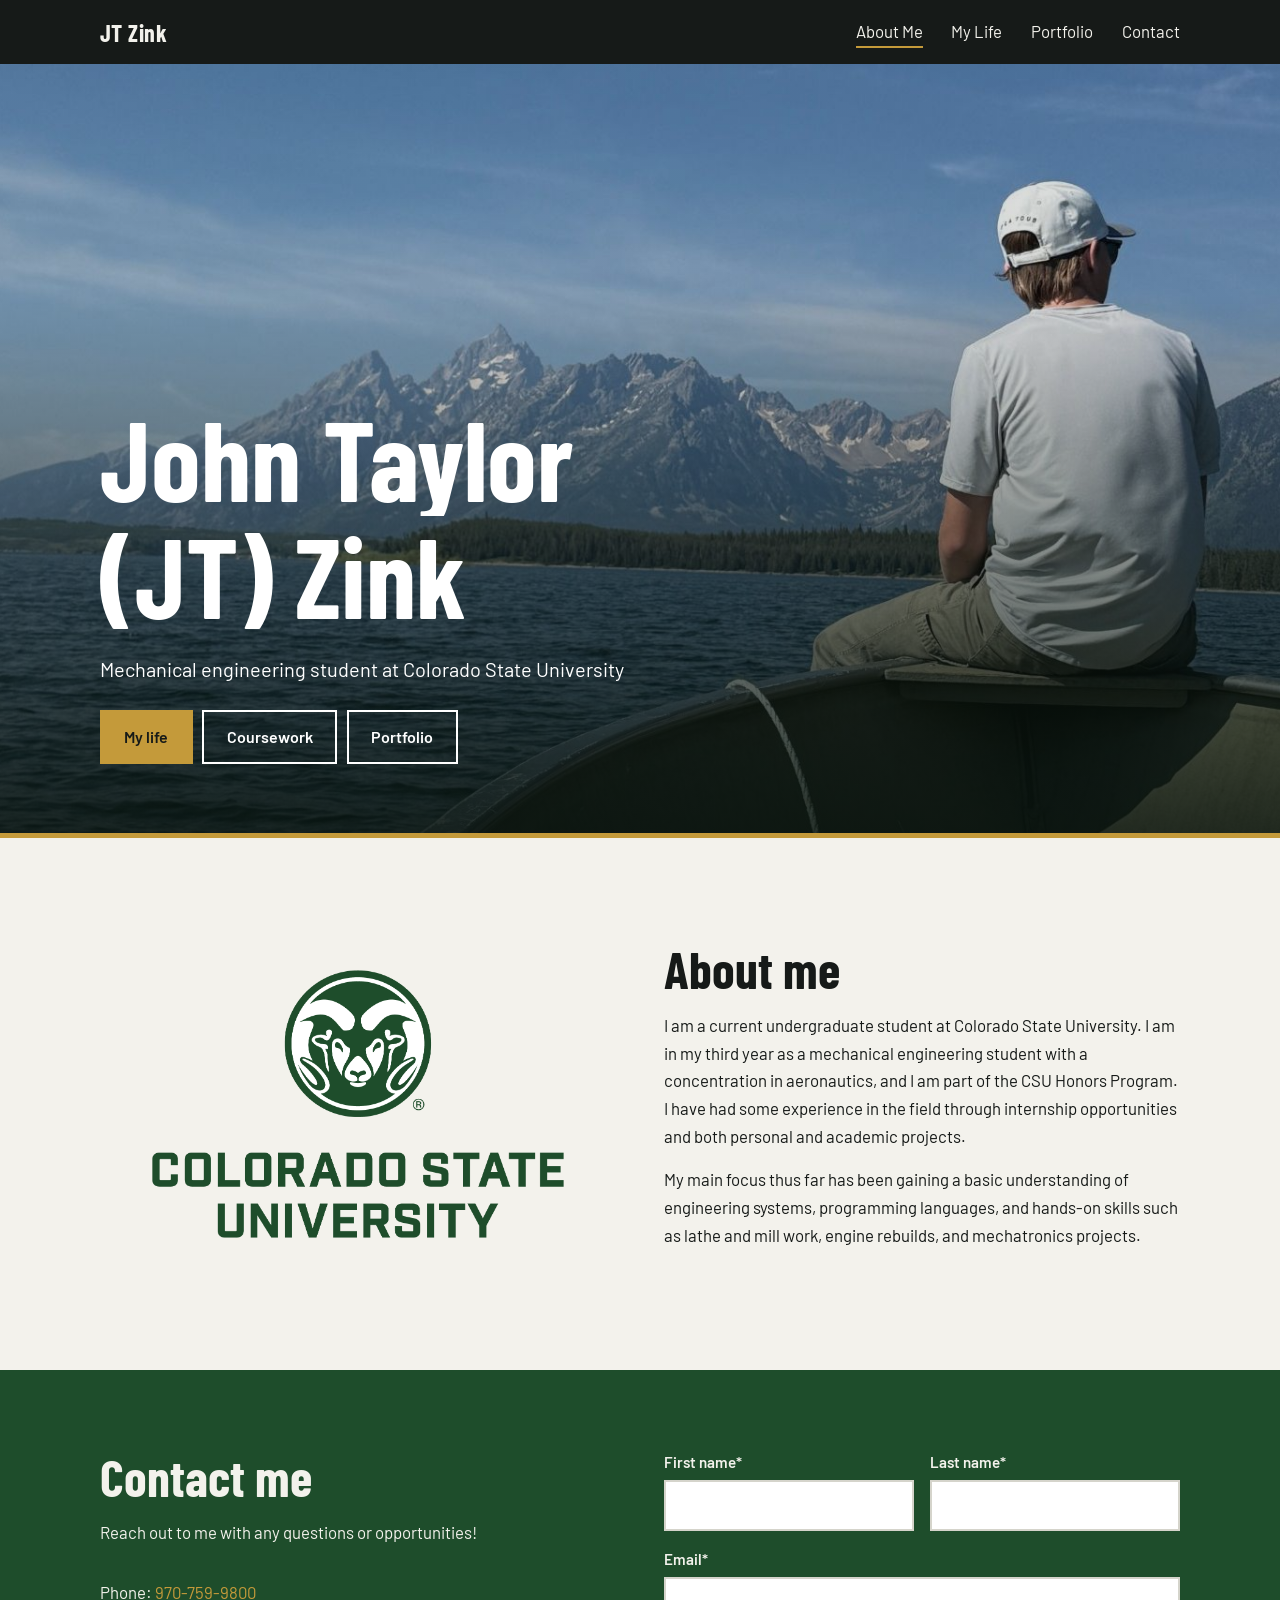
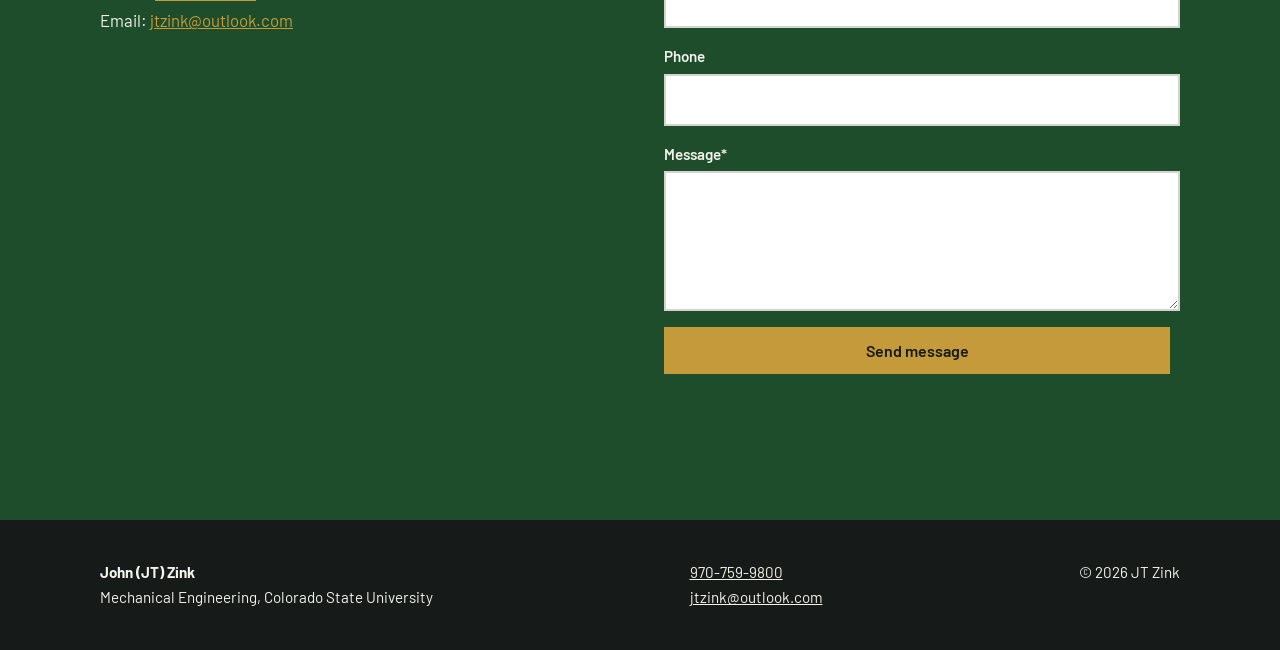
<file: index.html>
<!DOCTYPE html>
<html lang="en">

<head>
    <meta charset="utf-8">
    <meta name="viewport" content="width=device-width,initial-scale=1">
    <title>About Me | JT Zink</title>
    <meta name="description" content="John (JT) Zink, mechanical engineering student at Colorado State University.">
    <link rel="preconnect" href="https://fonts.googleapis.com">
    <link rel="preconnect" href="https://fonts.gstatic.com" crossorigin>
    <link
        href="https://fonts.googleapis.com/css2?family=Barlow:wght@400;600&family=Barlow+Condensed:wght@700&display=swap"
        rel="stylesheet">
    <link rel="icon"
        href="photos/JZlogo.webp">
    <link rel="stylesheet" href="css/style.css">
</head>

<body>
    <header></header>
    <main>
        <div class="hero" style="background-image:url(photos/Tetons.jpg)">
            <div class="wrap">
                <h1 class="name"><span><i>John Taylor</i></span><span><i>(JT) Zink</i></span></h1>
                <p class="tag">Mechanical engineering student at Colorado State University</p>
                <div class="btns"><a class="btn" href="my-life.html">My life</a><a class="btn alt"
                        href="coursework.html">Coursework</a><a class="btn alt" href="portfolio.html">Portfolio</a>
                </div>
            </div>
            <div class="hero-bar"></div>
        </div>
        <div class="btn-strip"><a class="btn" href="my-life.html">My life</a><a class="btn alt"
                href="coursework.html">Coursework</a><a class="btn alt" href="portfolio.html">Portfolio</a></div>
        <section>
            <div class="wrap split">
                <img class="reveal plain" src="photos/CSU.webp" alt="Colorado State University">
                <div class="reveal">
                    <h2>About me</h2>
                    <p>I am a current undergraduate student at Colorado State University. I am in my third year as a
                        mechanical engineering student with a concentration in aeronautics, and I am part of the CSU
                        Honors Program.
                        I have had some experience in the field through internship opportunities and both personal and
                        academic projects.</p>
                    <p>My main focus thus far has been gaining a basic understanding of engineering systems, programming
                        languages, and hands-on skills such as lathe and mill work, engine rebuilds, and mechatronics
                        projects.</p>
                </div>
            </div>
        </section>
        <section class="dark" id="contact">
            <div class="wrap split" style="align-items:start">
                <div class="reveal">
                    <h2>Contact me</h2>
                    <p>Reach out to me with any questions or opportunities!</p>
                    <p style="margin-top:2rem">Phone: <a href="tel:9707599800">970-759-9800</a><br>Email: <a
                            href="mailto:jtzink@outlook.com">jtzink@outlook.com</a></p>
                </div>
                <div class="reveal">
                    <div data-contact></div>
                </div>
            </div>
        </section>
    </main>
    <footer></footer>
    <script src="js/main.js"></script>
</body>

</html>
</file>
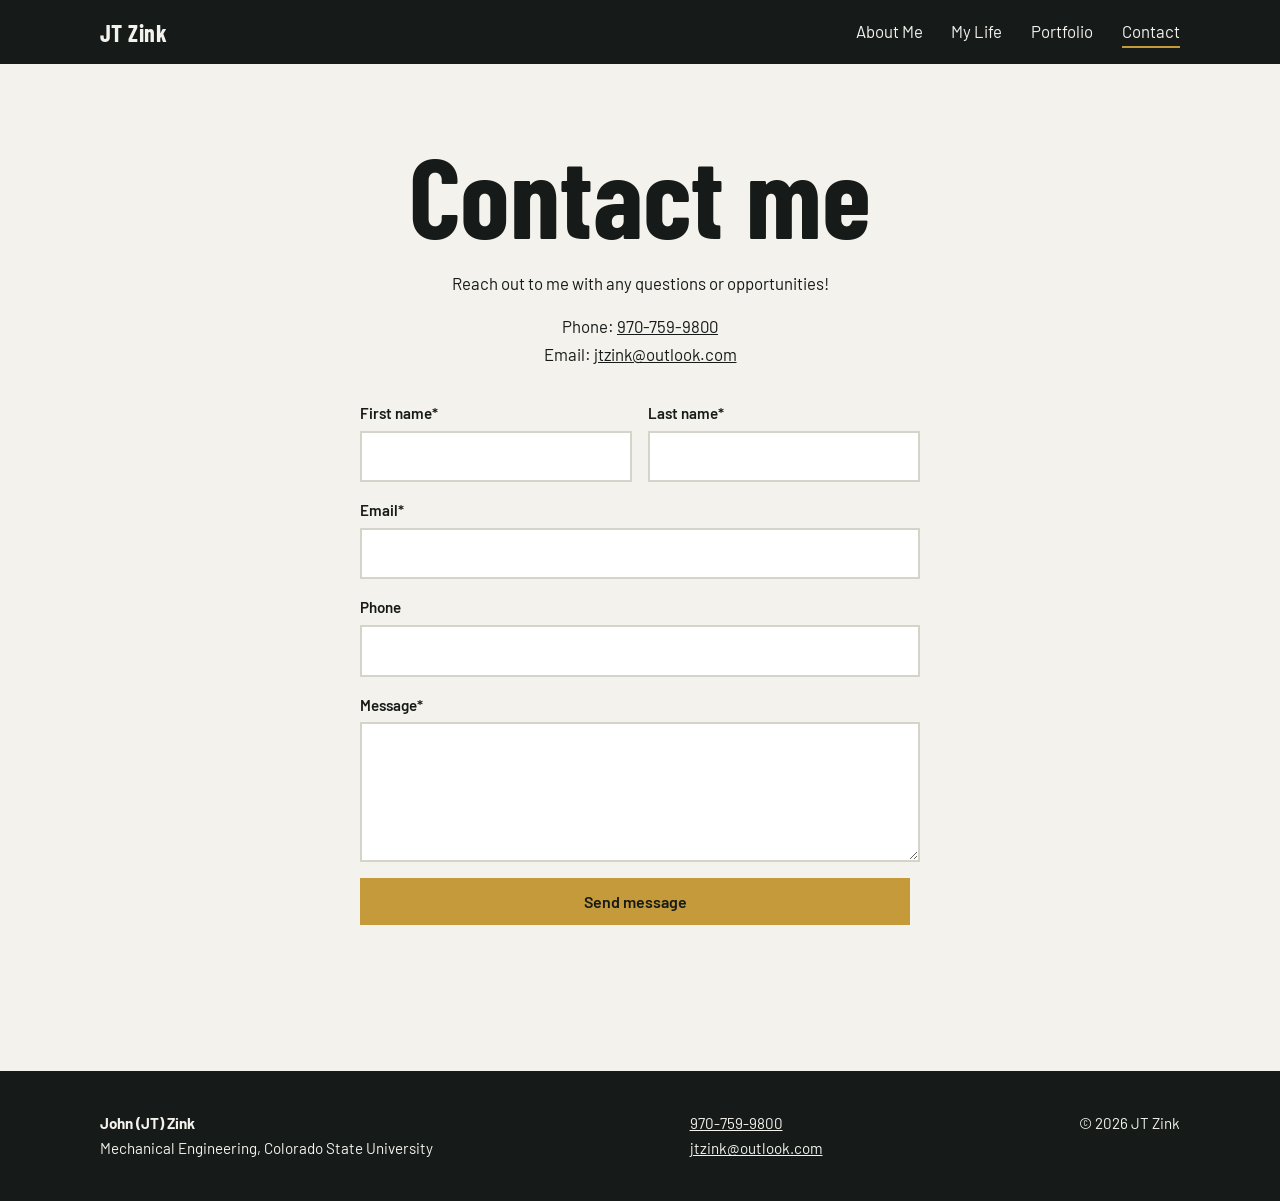
<file: contact.html>
<!DOCTYPE html>
<html lang="en">

<head>
    <meta charset="utf-8">
    <meta name="viewport" content="width=device-width,initial-scale=1">
    <title>Contact | JT Zink</title>
    <meta name="description" content="Contact JT Zink.">
    <link rel="preconnect" href="https://fonts.googleapis.com">
    <link rel="preconnect" href="https://fonts.gstatic.com" crossorigin>
    <link
        href="https://fonts.googleapis.com/css2?family=Barlow:wght@400;600&family=Barlow+Condensed:wght@700&display=swap"
        rel="stylesheet">
    <link rel="icon"
        href="photos/JZlogo.webp">
    <link rel="stylesheet" href="css/style.css">
</head>

<body>
    <header></header>
    <main>
        <div class="wrap center page-title">
            <h1>Contact me</h1>
            <p style="margin-top:1rem">Reach out to me with any questions or opportunities!</p>
            <p>Phone: <a href="tel:9707599800">970-759-9800</a><br>Email: <a
                    href="mailto:jtzink@outlook.com">jtzink@outlook.com</a></p>
        </div>
        <div class="wrap center" style="padding-bottom:5rem">
            <div data-contact></div>
        </div>
    </main>
    <footer></footer>
    <script src="js/main.js"></script>
</body>

</html>
</file>
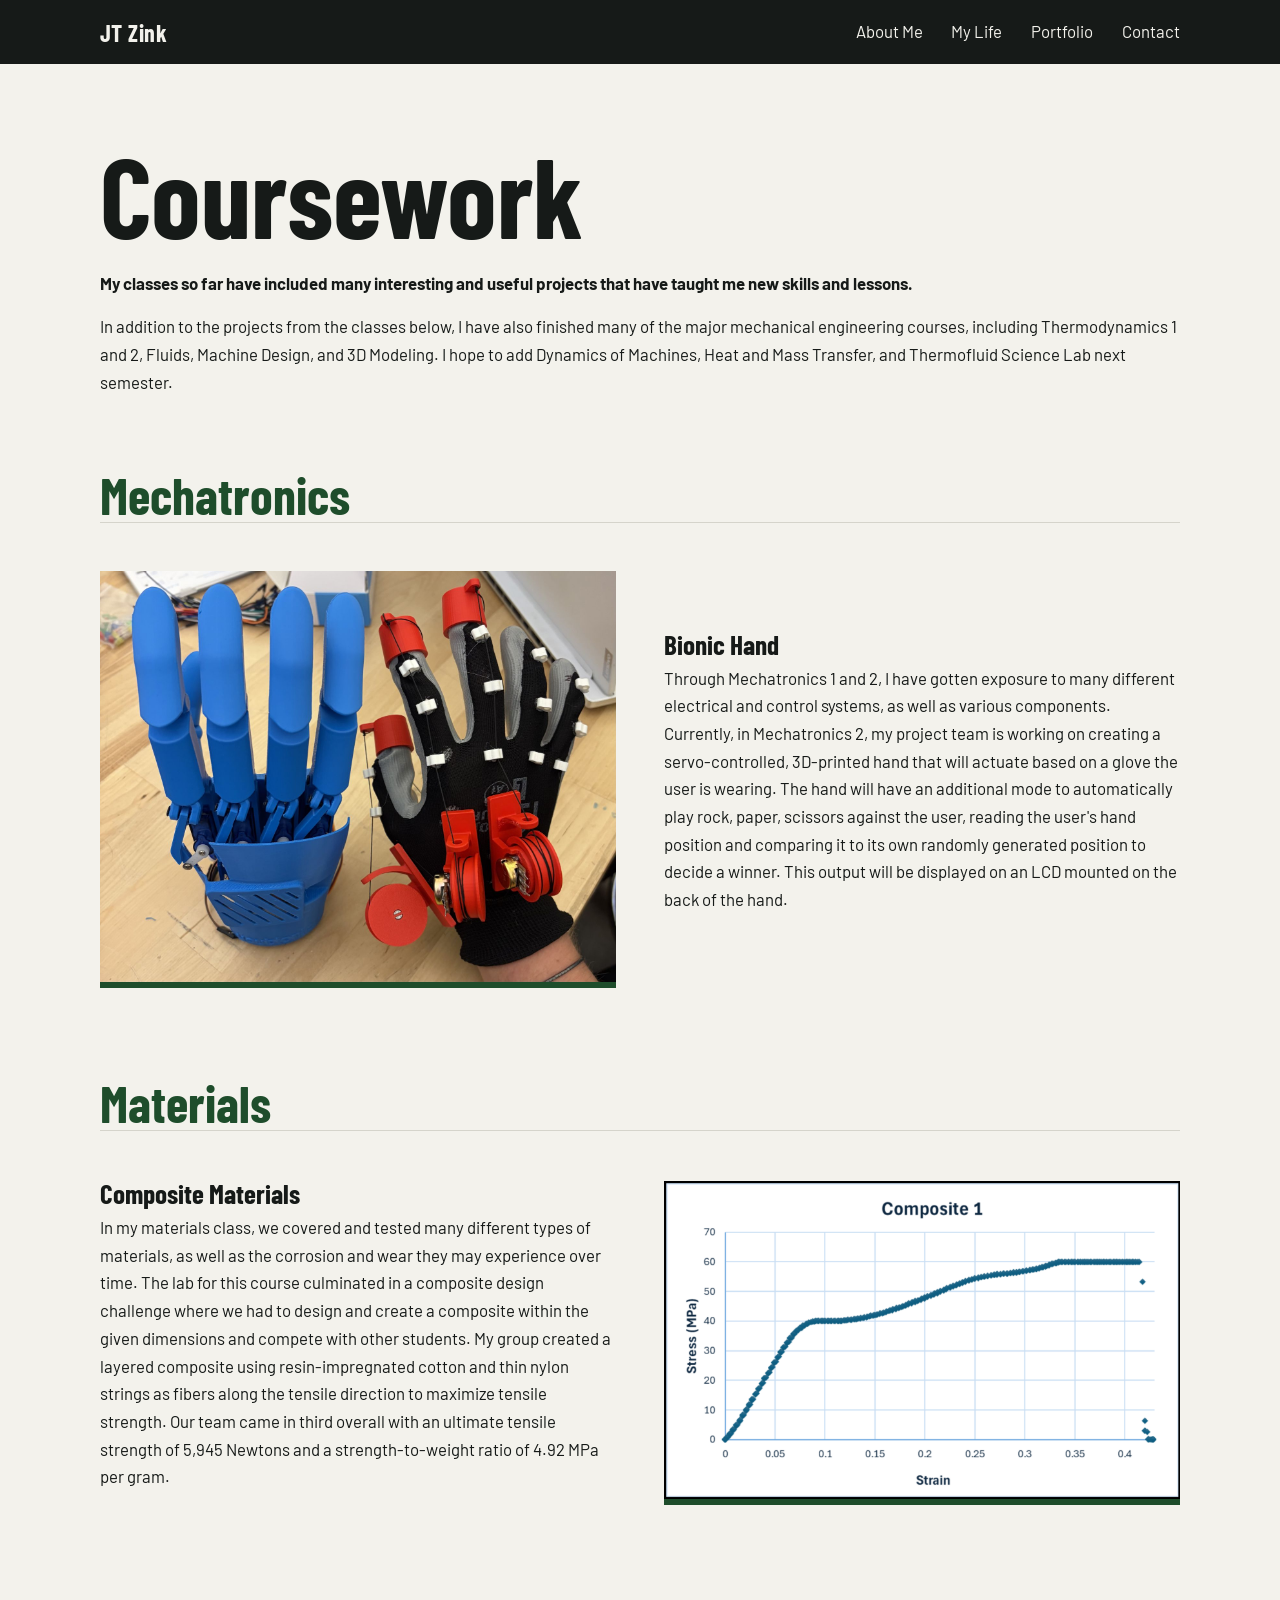
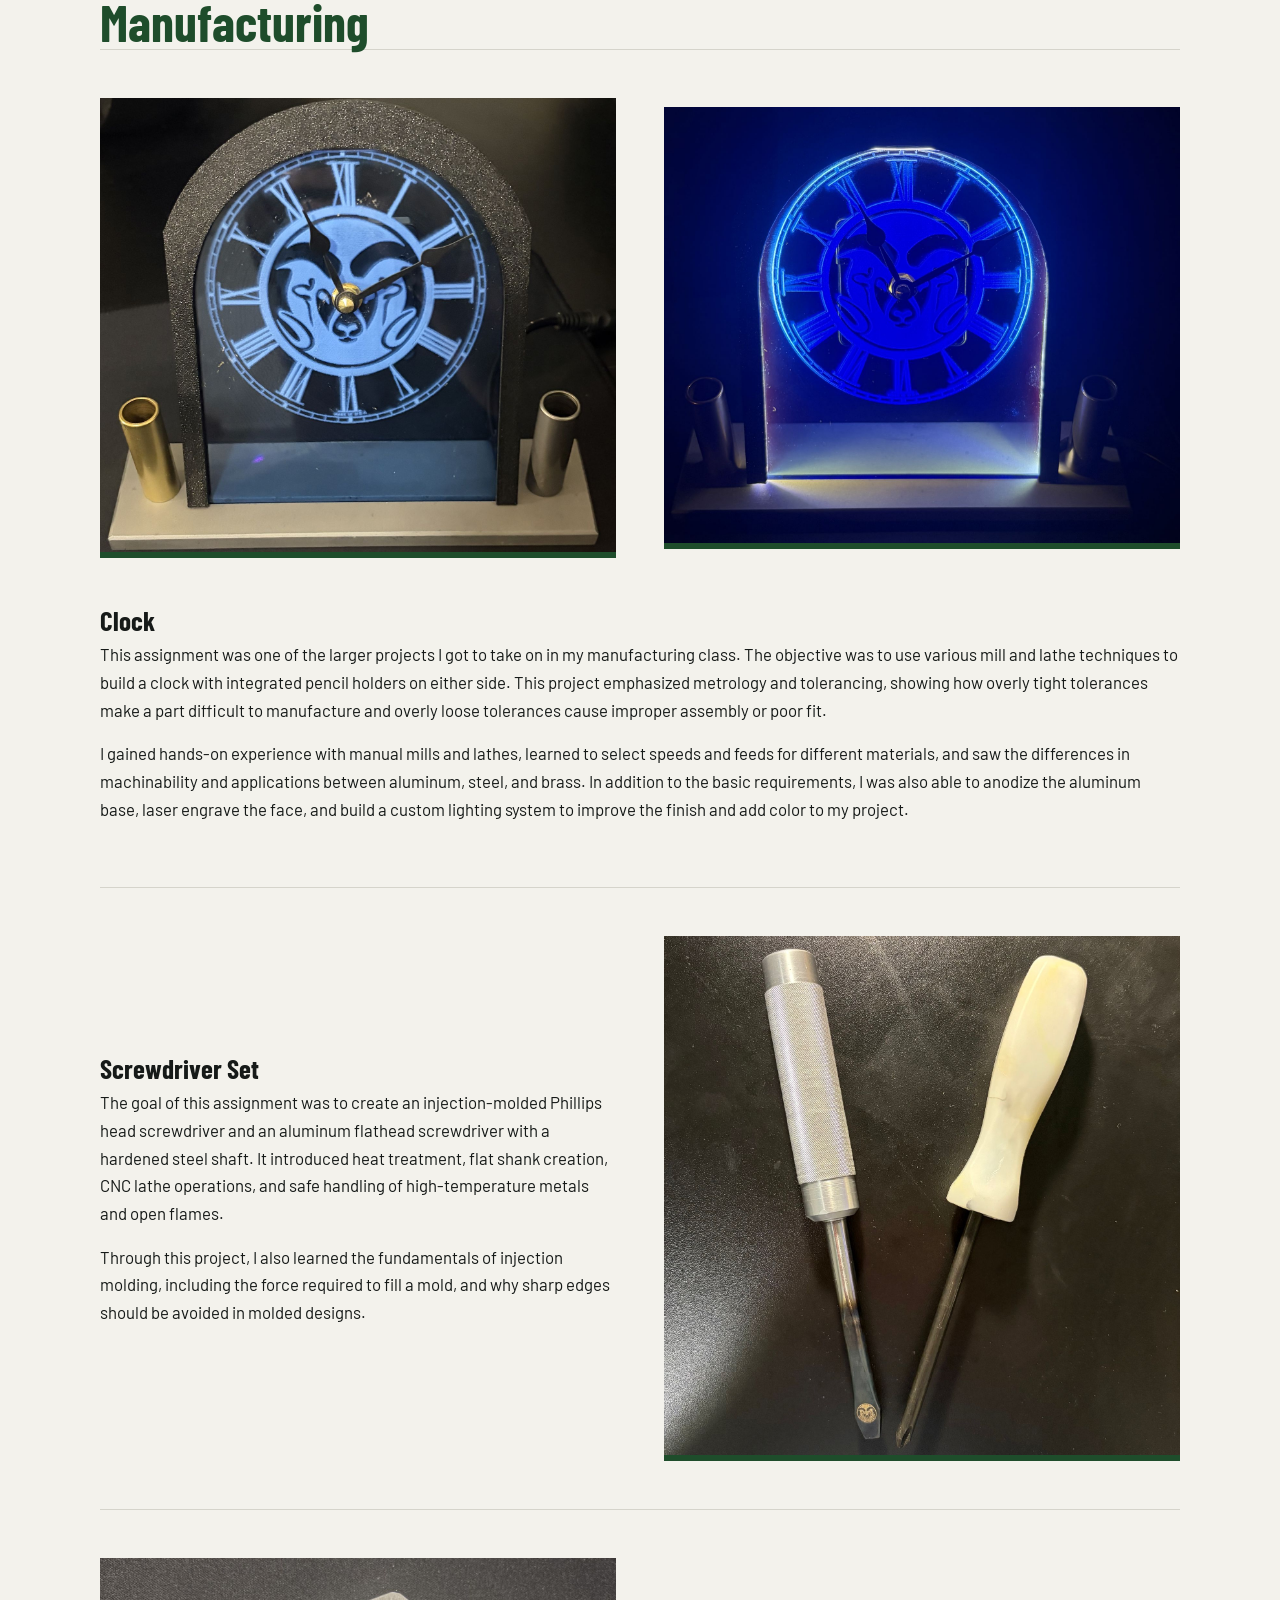
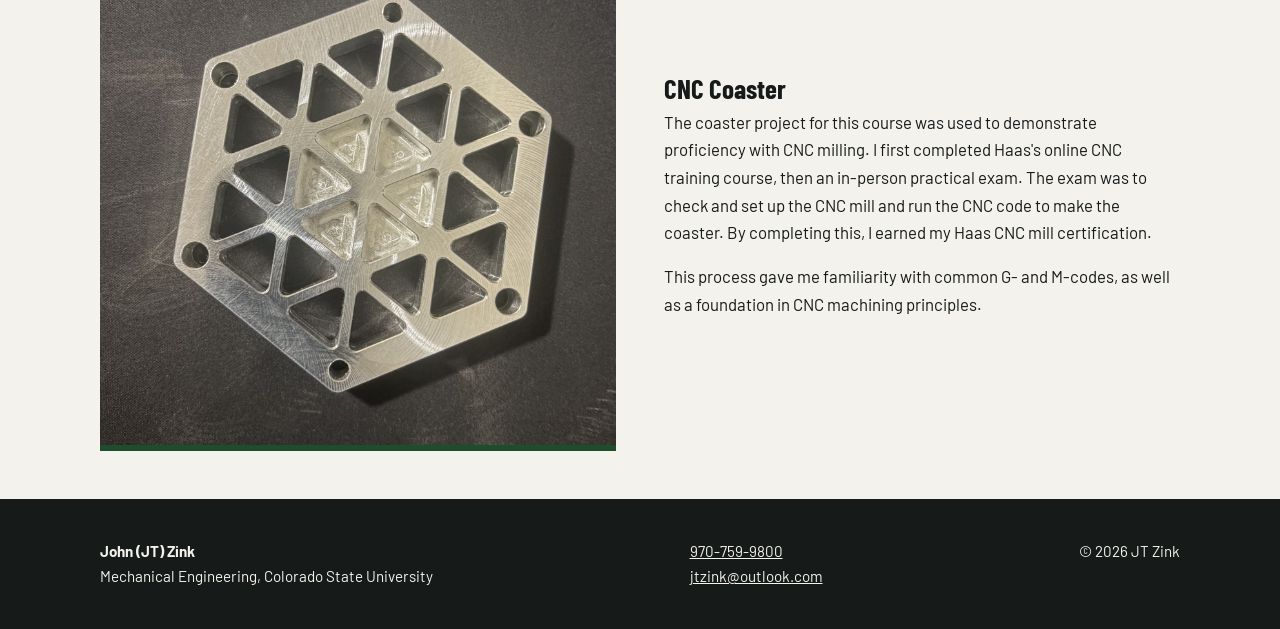
<file: coursework.html>
<!DOCTYPE html>
<html lang="en">

<head>
    <meta charset="utf-8">
    <meta name="viewport" content="width=device-width,initial-scale=1">
    <title>Coursework | JT Zink</title>
    <meta name="description" content="Mechatronics, materials, and manufacturing coursework projects by JT Zink.">
    <link rel="preconnect" href="https://fonts.googleapis.com">
    <link rel="preconnect" href="https://fonts.gstatic.com" crossorigin>
    <link
        href="https://fonts.googleapis.com/css2?family=Barlow:wght@400;600&family=Barlow+Condensed:wght@700&display=swap"
        rel="stylesheet">
    <link rel="icon"
        href="photos/JZlogo.webp">
    <link rel="stylesheet" href="css/style.css">
</head>

<body>
    <header></header>
    <main>
        <div class="wrap page-title">
            <h1>Coursework</h1>
            <p style="margin-top:1rem;font-weight:700;max-width:none">My classes so far have included many interesting
                and useful projects that have taught me new skills and lessons.</p>
            <p style="max-width:none">In addition to the projects from the classes below, I have also finished many of
                the major mechanical engineering courses, including Thermodynamics 1 and 2, Fluids, Machine Design, and
                3D Modeling. I hope to add Dynamics of Machines, Heat and Mass Transfer, and Thermofluid Science Lab
                next semester.</p>
        </div>

        <div class="wrap">
            <h2 class="course">Mechatronics</h2>
        </div>
        <div class="wrap">
            <div class="item split reveal"><img src="photos/BionicHand.jpg" alt="Bionic Hand" loading="lazy">
                <div>
                    <h3>Bionic Hand</h3>
                    <p>Through Mechatronics 1 and 2, I have gotten exposure to many different electrical and control
                        systems, as well as various components. Currently, in Mechatronics 2, my project team is working
                        on creating a servo-controlled, 3D-printed hand that will actuate based on a glove the user is
                        wearing. The hand will have an additional mode to automatically play rock, paper, scissors
                        against the user, reading the user's hand position and comparing it to its own randomly
                        generated position to decide a winner. This output will be displayed on an LCD mounted on the
                        back of the hand.</p>
                </div>
            </div>
        </div>

        <div class="wrap">
            <h2 class="course">Materials</h2>
        </div>
        <div class="wrap">
            <div class="item split flip reveal"><img src="photos/StressStrain.png" alt="Stress-Strain Results"
                    loading="lazy">
                <div>
                    <h3>Composite Materials</h3>
                    <p>In my materials class, we covered and tested many different types of materials, as well as the
                        corrosion and wear they may experience over time. The lab for this course culminated in a
                        composite design challenge where we had to design and create a composite within the given
                        dimensions and compete with other students. My group created a layered composite using
                        resin-impregnated cotton and thin nylon strings as fibers along the tensile direction to
                        maximize tensile strength. Our team came in third overall with an ultimate tensile strength of
                        5,945 Newtons and a strength-to-weight ratio of 4.92 MPa per gram.</p>
                </div>
            </div>
        </div>

        <div class="wrap">
            <h2 class="course">Manufacturing</h2>
        </div>
        <div class="wrap">
            <div class="item split reveal"><img src="photos/ClockUnlit.jpg" alt="Machined clock, unlit"
                    loading="lazy"><img src="photos/ClockLit.jpg" alt="Machined clock, lit" loading="lazy">
                <div class="span">
                    <h3>Clock</h3>
                    <p>This assignment was one of the larger projects I got to take on in my manufacturing class. The
                        objective was to use various mill and lathe techniques to build a clock with integrated pencil
                        holders on either side. This project emphasized metrology and tolerancing, showing how overly
                        tight tolerances make a part difficult to manufacture and overly loose tolerances cause improper
                        assembly or poor fit.</p>
                    <p>I gained hands-on experience with manual mills and lathes, learned to select speeds and feeds for
                        different materials, and saw the differences in machinability and applications between aluminum,
                        steel, and brass. In addition to the basic requirements, I was also able to anodize the aluminum
                        base, laser engrave the face, and build a custom lighting system to improve the finish and add
                        color to my project.</p>
                </div>
            </div>
            <div class="item split flip reveal"><img src="photos/Screwdrivers.jpeg" alt="Screwdriver set"
                    loading="lazy">
                <div>
                    <h3>Screwdriver Set</h3>
                    <p>The goal of this assignment was to create an injection-molded Phillips head screwdriver and an
                        aluminum flathead screwdriver with a hardened steel shaft. It introduced heat treatment, flat
                        shank creation, CNC lathe operations, and safe handling of high-temperature metals and open
                        flames.</p>
                    <p>Through this project, I also learned the fundamentals of injection molding, including the force
                        required to fill a mold, and why sharp edges should be avoided in molded designs.</p>
                </div>
            </div>
            <div class="item split reveal"><img src="photos/Coaster2.jpg" alt="CNC machined coaster" loading="lazy">
                <div>
                    <h3>CNC Coaster</h3>
                    <p>The coaster project for this course was used to demonstrate proficiency with CNC milling. I first
                        completed Haas's online CNC training course, then an in-person practical exam. The exam was to
                        check and set up the CNC mill and run the CNC code to make the coaster. By completing this, I
                        earned my Haas CNC mill certification.</p>
                    <p>This process gave me familiarity with common G- and M-codes, as well as a foundation in CNC
                        machining principles.</p>
                </div>
            </div>
        </div>
    </main>
    <footer></footer>
    <script src="js/main.js"></script>
</body>

</html>
</file>
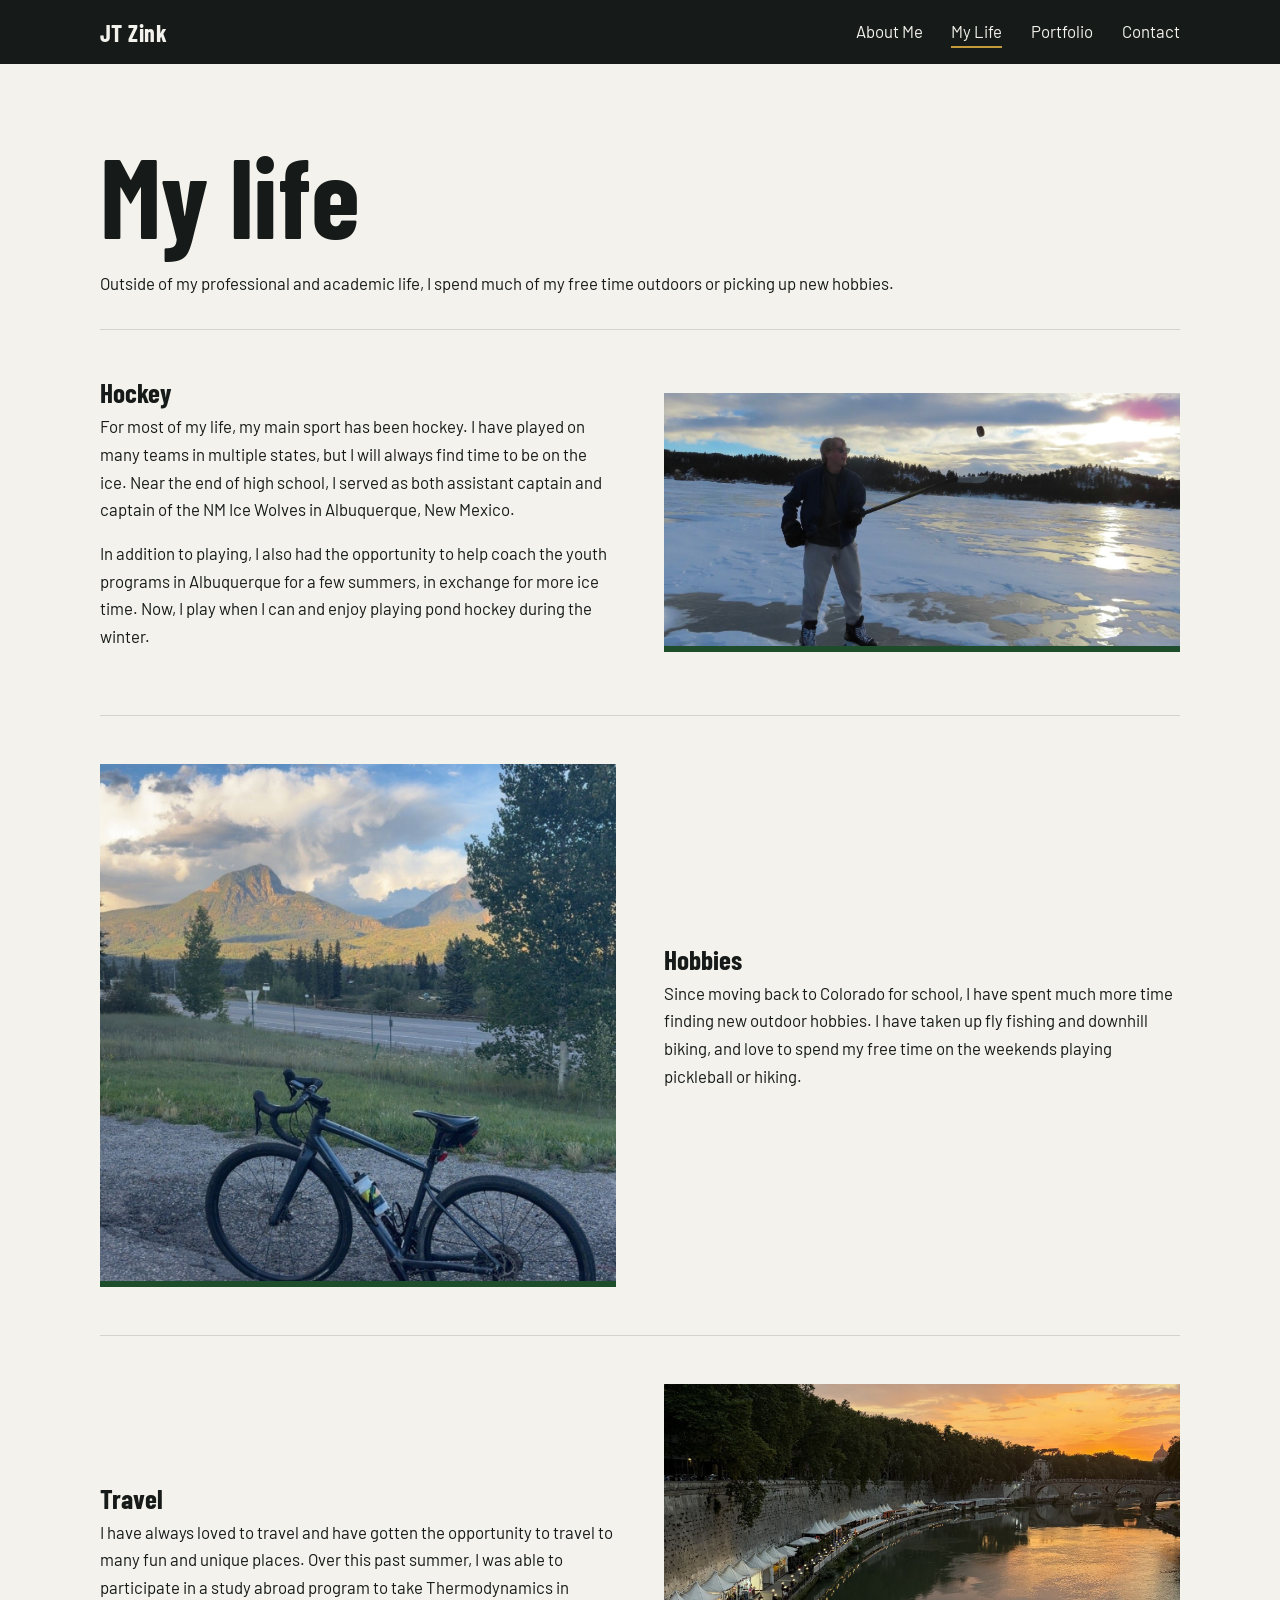
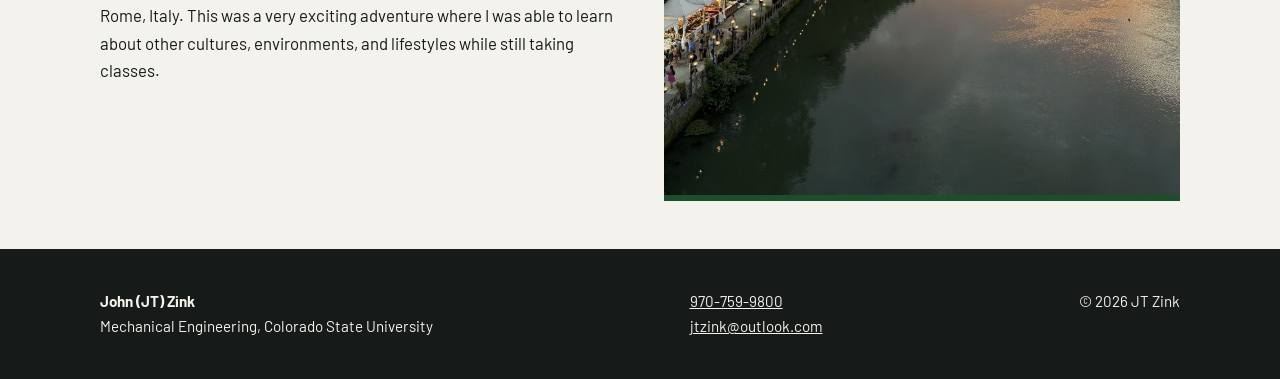
<file: my-life.html>
<!DOCTYPE html>
<html lang="en">

<head>
    <meta charset="utf-8">
    <meta name="viewport" content="width=device-width,initial-scale=1">
    <title>My Life | JT Zink</title>
    <meta name="description" content="Hockey, outdoor hobbies, and travel: life outside of engineering for JT Zink.">
    <link rel="preconnect" href="https://fonts.googleapis.com">
    <link rel="preconnect" href="https://fonts.gstatic.com" crossorigin>
    <link
        href="https://fonts.googleapis.com/css2?family=Barlow:wght@400;600&family=Barlow+Condensed:wght@700&display=swap"
        rel="stylesheet">
    <link rel="icon"
        href="photos/JZlogo.webp">
    <link rel="stylesheet" href="css/style.css">
</head>

<body>
    <header></header>
    <main>
        <div class="wrap page-title">
            <h1>My life</h1>
            <p style="margin-top:1rem;max-width:none">Outside of my professional and academic life, I spend much of my
                free time outdoors or picking up new hobbies.</p>
        </div>
        <div class="wrap">
            <div class="item split reveal">
                <div>
                    <h3>Hockey</h3>
                    <p>For most of my life, my main sport has been hockey. I have played on many teams in multiple
                        states, but I will always find time to be on the ice. Near the end of high school, I served as
                        both assistant captain and captain of the NM Ice Wolves in Albuquerque, New Mexico.</p>
                    <p>In addition to playing, I also had the opportunity to help coach the youth programs in Albuquerque 
                        for a few summers, in exchange for more ice time. Now, I play when I can and enjoy playing pond 
                        hockey during the winter.</p>
                </div><img src="photos/PondHockey.jpg" alt="Pond hockey" loading="lazy">
            </div>
            <div class="item split flip reveal">
                <div>
                    <h3>Hobbies</h3>
                    <p>Since moving back to Colorado for school, I have spent much more time finding new outdoor
                        hobbies. I have taken up fly fishing and downhill biking, and love to spend my free time on the
                        weekends playing pickleball or hiking.</p>
                </div><img src="photos/PurgBike.JPG" alt="Downhill biking" loading="lazy">
            </div>
            <div class="item split reveal">
                <div>
                    <h3>Travel</h3>
                    <p>I have always loved to travel and have gotten the opportunity to travel to many fun and unique
                        places. Over this past summer, I was able to participate in a study abroad program to take
                        Thermodynamics in Rome, Italy. This was a very exciting adventure where I was able to learn
                        about other cultures, environments, and lifestyles while still taking classes.</p>
                </div><img src="photos/TrestevereRiver.jpg" alt="Trastevere River in Rome, Italy" loading="lazy">
            </div>
        </div>
    </main>
    <footer></footer>
    <script src="js/main.js"></script>
</body>

</html>
</file>
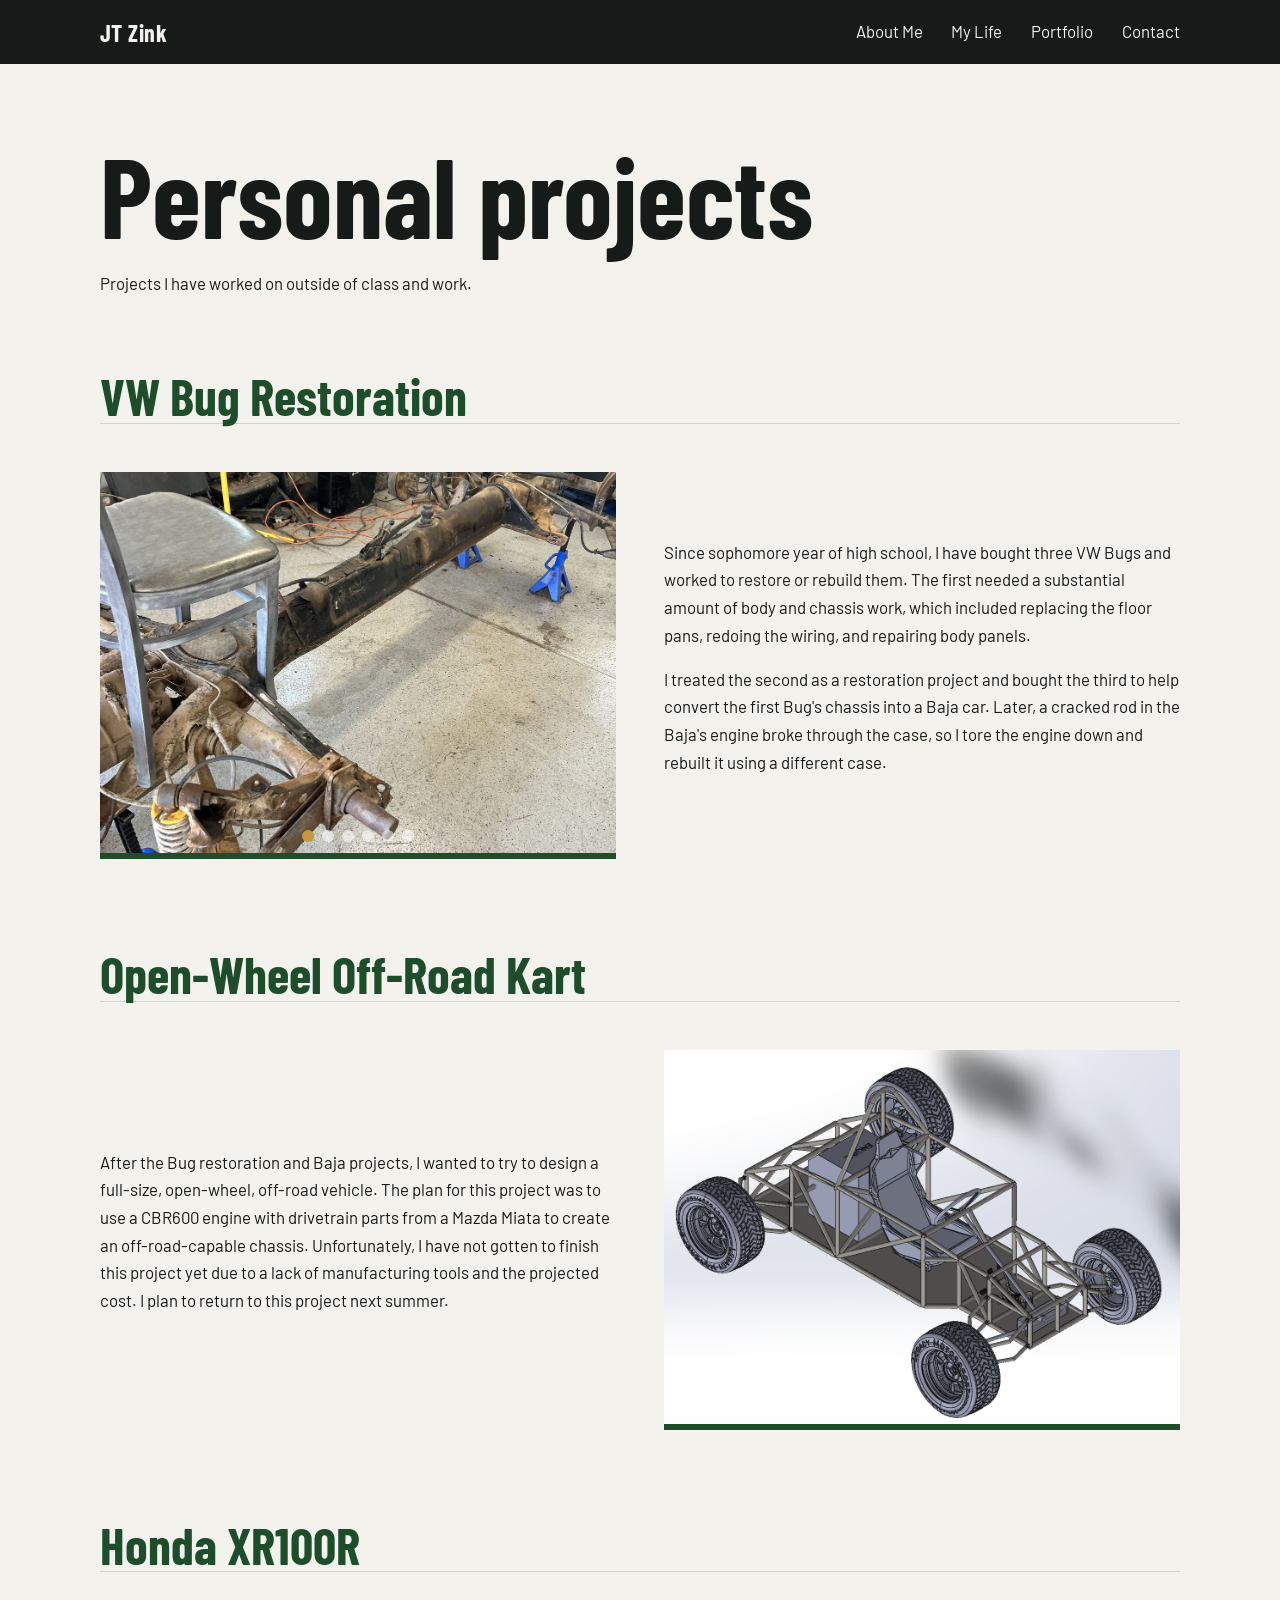
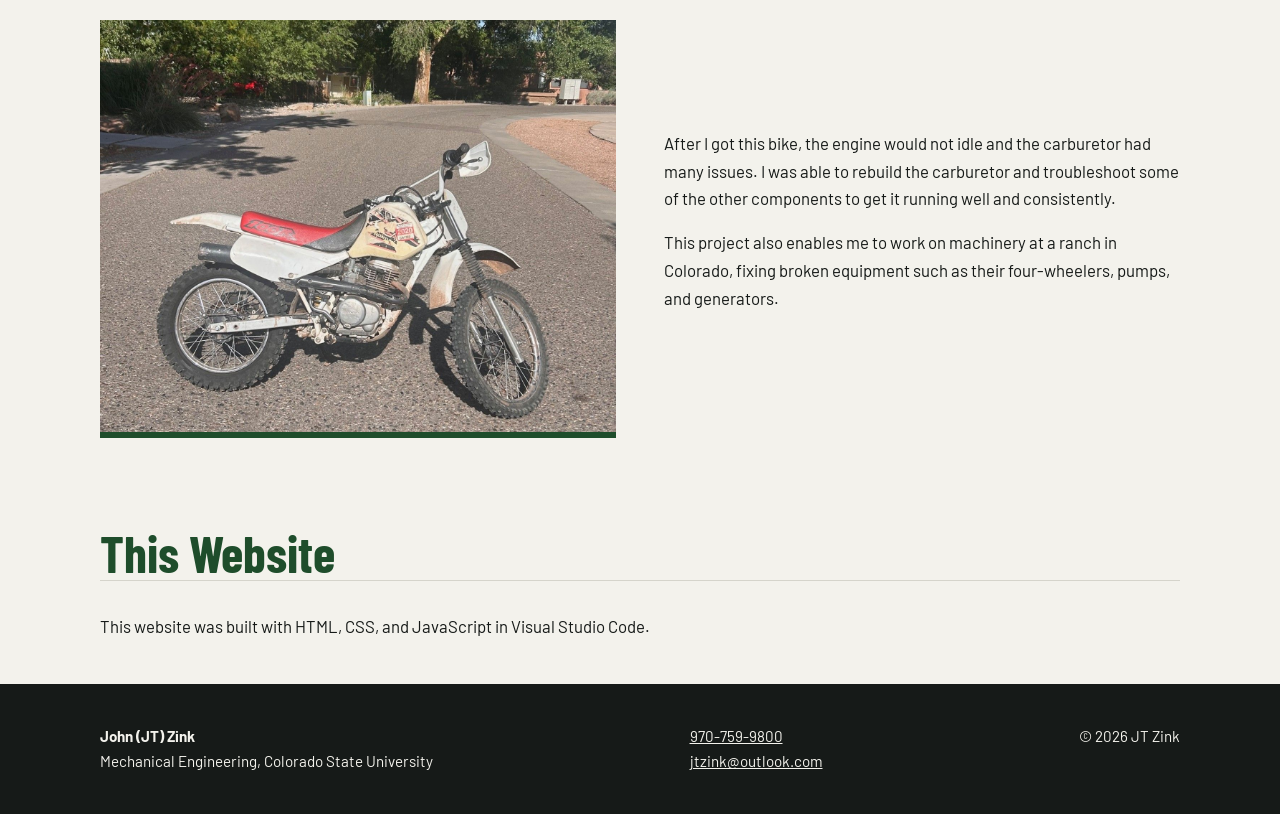
<file: personal-projects.html>
<!DOCTYPE html>
<html lang="en">

<head>
    <meta charset="utf-8">
    <meta name="viewport" content="width=device-width,initial-scale=1">
    <title>Personal Projects | JT Zink</title>
    <meta name="description" content="Personal projects by JT Zink.">
    <link rel="preconnect" href="https://fonts.googleapis.com">
    <link rel="preconnect" href="https://fonts.gstatic.com" crossorigin>
    <link
        href="https://fonts.googleapis.com/css2?family=Barlow:wght@400;600&family=Barlow+Condensed:wght@700&display=swap"
        rel="stylesheet">
    <link rel="icon"
        href="photos/JZlogo.webp">
    <link rel="stylesheet" href="css/style.css">
</head>

<body>
    <header></header>
    <main>
        <div class="wrap page-title">
            <h1>Personal projects</h1>
            <p style="margin-top:1rem">Projects I have worked on outside of class and work.</p>
        </div>
        <div class="wrap">
            <h2 class="course">VW Bug Restoration</h2>
            <div class="item split reveal">
                <div class="slides">
                    <img class="on" src="photos/BugChasis.jpg" alt="VW Bug chassis">
                    <img src="photos/BlueBody.jpg" alt="1972 VW Bug with blue body" loading="lazy">
                    <img src="photos/BlownEngine.jpg" alt="Blown VW engine" loading="lazy">
                    <img src="photos/NewEngine.jpg" alt="Rebuilt VW engine" loading="lazy">
                    <img src="photos/NewerBody.jpg" alt="VW Bug with newer body" loading="lazy">
                    <img src="photos/1974bug.jpg" alt="Finished 1974 VW Bug" loading="lazy">
                    <div class="dots"></div>
                </div>
                <div>
                    <p>Since sophomore year of high school, I have bought three VW Bugs and worked to restore or rebuild
                        them. The first needed a substantial amount of body and chassis work, which included replacing
                        the floor pans, redoing the wiring, and repairing body panels.</p>
                    <p>I treated the second as a restoration project and bought the third to help convert the first
                        Bug's chassis into a Baja car. Later, a cracked rod in the Baja's engine broke through the case,
                        so I tore the engine down and rebuilt it using a different case.</p>
                </div>
            </div>

            <h2 class="course">Open-Wheel Off-Road Kart</h2>
            <div class="item split flip reveal"><img src="photos/Fkart.png"
                    alt="Open-wheel off-road kart SolidWorks model" loading="lazy">
                <div>
                    <p>After the Bug restoration and Baja projects, I wanted to try to design a full-size, open-wheel,
                        off-road vehicle. The plan for this project was to use a CBR600 engine with drivetrain parts
                        from a Mazda Miata to create an off-road-capable chassis. Unfortunately, I have not gotten to
                        finish this project yet due to a lack of manufacturing tools and the projected cost. I plan to
                        return to this project next summer.</p>
                </div>
            </div>

            <h2 class="course">Honda XR100R</h2>
            <div class="item split reveal"><img src="photos/100R.jpg" alt="Honda XR100R" loading="lazy">
                <div>
                    <p>After I got this bike, the engine would not idle and the carburetor had many issues. I was able
                        to rebuild the carburetor and troubleshoot some of the other components to get it running well
                        and consistently.</p>
                    <p>This project also enables me to work on machinery at a ranch in Colorado, fixing broken equipment
                        such as their four-wheelers, pumps, and generators.</p>
                </div>
            </div>

            <h2 class="course">This Website</h2>
            <hr class="rule" style="margin-bottom:2rem">
            <div class="reveal">
                <p>This website was built with HTML, CSS, and JavaScript in Visual Studio Code.</p>
            </div>
            <br>
        </div>
    </main>
    <footer></footer>
    <script src="js/main.js"></script>
</body>

</html>
</file>
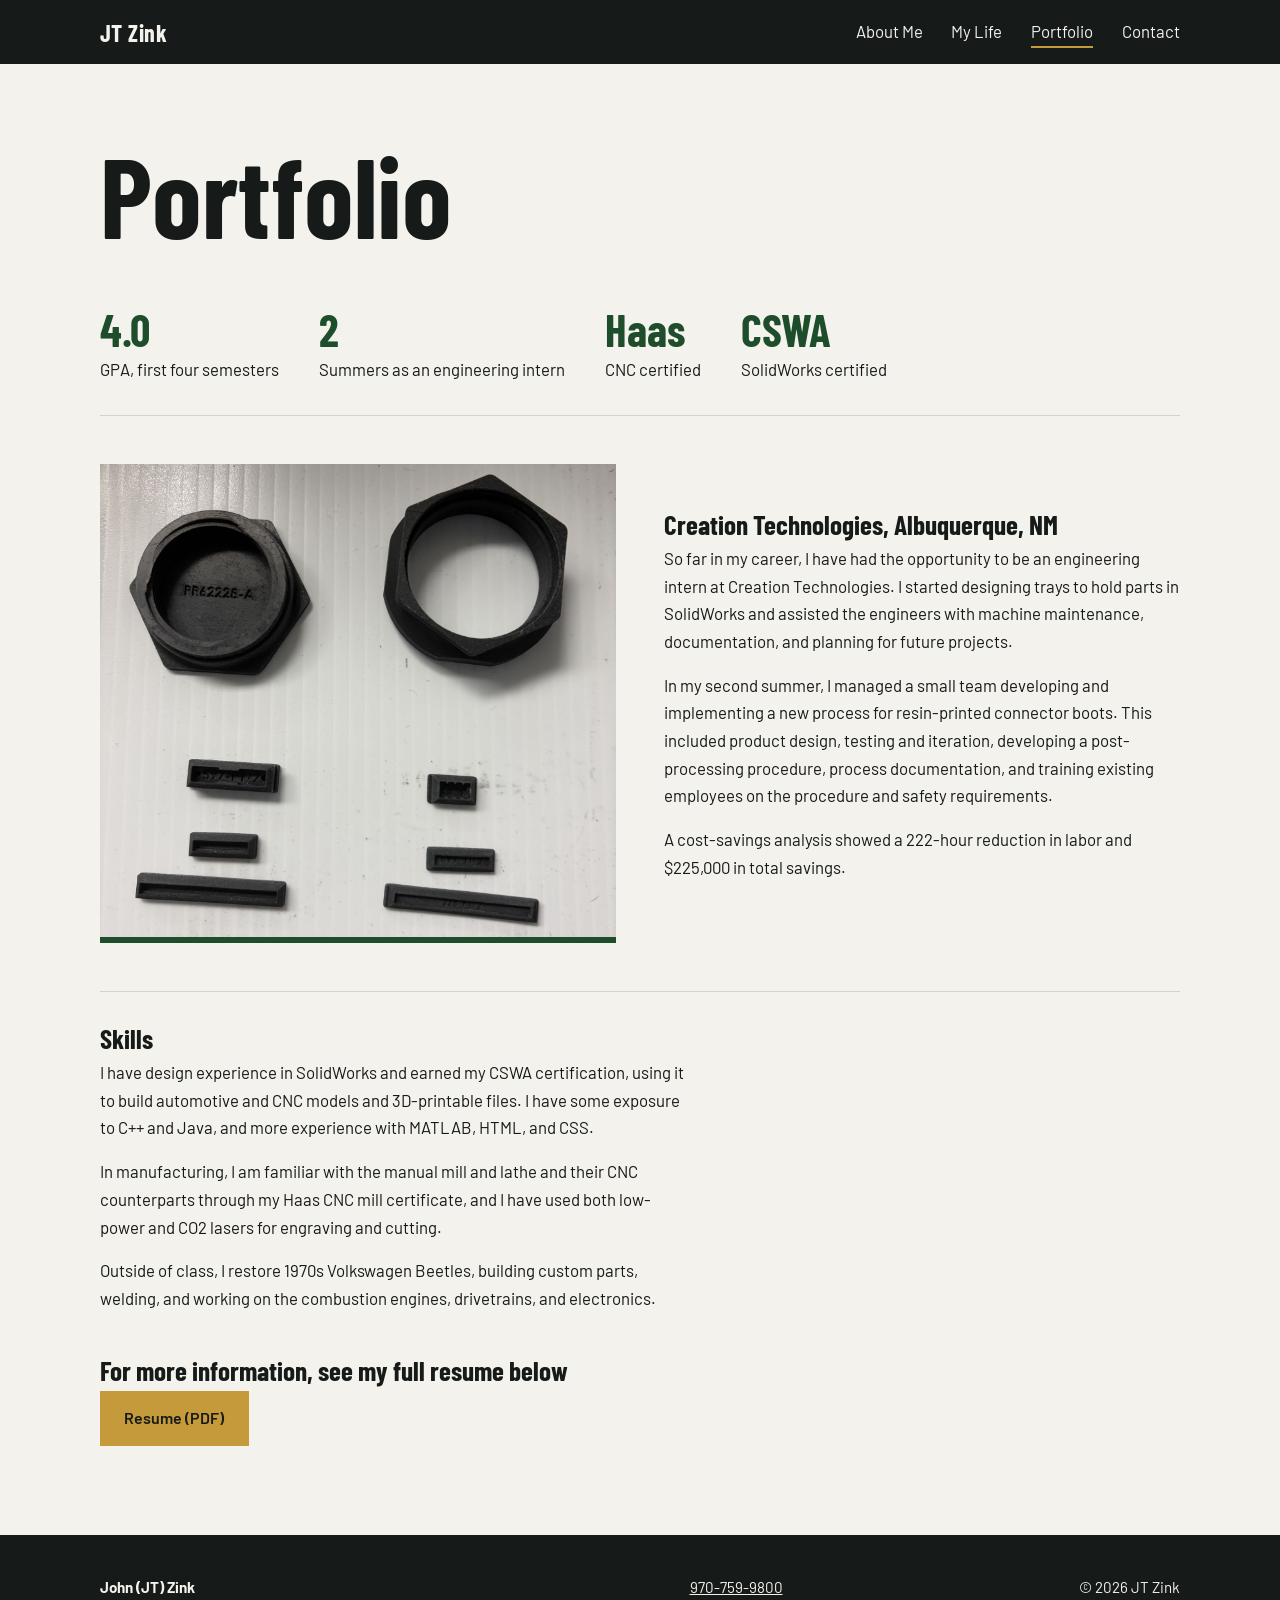
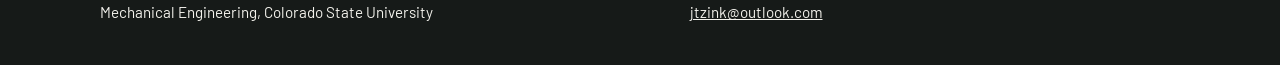
<file: portfolio.html>
<!DOCTYPE html>
<html lang="en">

<head>
    <meta charset="utf-8">
    <meta name="viewport" content="width=device-width,initial-scale=1">
    <title>Portfolio | JT Zink</title>
    <meta name="description" content="Engineering experience, GPA, and resume for JT Zink.">
    <link rel="preconnect" href="https://fonts.googleapis.com">
    <link rel="preconnect" href="https://fonts.gstatic.com" crossorigin>
    <link
        href="https://fonts.googleapis.com/css2?family=Barlow:wght@400;600&family=Barlow+Condensed:wght@700&display=swap"
        rel="stylesheet">
    <link rel="icon"
        href="photos/JZlogo.webp">
    <link rel="stylesheet" href="css/style.css">
</head>

<body>
    <header></header>
    <main>
        <div class="wrap page-title">
            <h1>Portfolio</h1>
        </div>
        <div class="wrap" style="padding-bottom:5rem">
            <div class="stat reveal">
                <div><b>4.0</b>GPA, first four semesters</div>
                <div><b>2</b>Summers as an engineering intern</div>
                <div><b>Haas</b>CNC certified</div>
                <div><b>CSWA</b>SolidWorks certified</div>
            </div>
            <div class="item split reveal"><img src="photos/CreationBoots.jpg" alt="Resin-printed connector boots"
                    loading="lazy">
                <div>
                    <h3>Creation Technologies, Albuquerque, NM</h3>
                    <p>So far in my career, I have had the opportunity to be an engineering intern at Creation
                        Technologies. I started designing trays to hold parts in SolidWorks and assisted the engineers
                        with machine maintenance, documentation, and planning for future projects.</p>
                    <p>In my second summer, I managed a small team developing and implementing a new process for
                        resin-printed connector boots. This included product design, testing and iteration, developing a
                        post-processing procedure, process documentation, and training existing employees on the
                        procedure and safety requirements.</p>
                    <p>A cost-savings analysis showed a 222-hour reduction in labor and $225,000 in total savings.</p>
                </div>
            </div>
            <hr class="rule" style="margin-bottom:2rem">
            <div class="reveal">
                <h3>Skills</h3>
                <p>I have design experience in SolidWorks and earned my CSWA certification, using it to build automotive
                    and CNC models and 3D-printable files. I have some exposure to C++ and Java, and more experience
                    with MATLAB, HTML, and CSS.</p>
                <p>In manufacturing, I am familiar with the manual mill and lathe and their CNC counterparts through my
                    Haas CNC mill certificate, and I have used both low-power and CO2 lasers for engraving and cutting.
                </p>
                <p>Outside of class, I restore 1970s Volkswagen Beetles, building custom parts, welding, and working on
                    the combustion engines, drivetrains, and electronics.</p>
                <br>
                <h3>For more information, see my full resume below</h3>
                <a class="btn" href="photos/Resume.pdf" target="_blank" rel="noopener">Resume (PDF)</a>
            </div>
        </div>
    </main>
    <footer></footer>
    <script src="js/main.js"></script>
</body>

</html>
</file>
<file: css/style.css>
:root {
  --ink: #161a18;
  --paper: #f3f2ec;
  --green: #1e4d2b;
  --brass: #c49a3a;
  --steel: #5d6661;
  --line: #d5d4cb;
  --head: 'Barlow Condensed', 'Arial Narrow', sans-serif;
  --body: 'Barlow', system-ui, sans-serif
}

* {
  box-sizing: border-box;
  margin: 0
}

html {
  scroll-behavior: smooth;
  scroll-padding-top: 72px
}

body {
  font: 400 1.05rem/1.65 var(--body);
  color: var(--ink);
  background: var(--paper);
  opacity: 0;
  transition: opacity .4s
}

body.ready {
  opacity: 1
}

body.leaving {
  opacity: 0
}

img {
  max-width: 100%;
  display: block
}

a {
  color: inherit
}

:focus-visible {
  outline: 3px solid var(--brass);
  outline-offset: 3px
}

h1,
h2,
h3 {
  font-family: var(--head);
  line-height: 1.05;
  font-weight: 700
}

h1 {
  font-size: clamp(3.2rem, 9vw, 7rem)
}

h2 {
  font-size: clamp(2rem, 4.5vw, 3.2rem);
  margin-bottom: 1rem
}

h3 {
  font-size: 1.7rem;
  margin-bottom: .4rem
}

p {
  max-width: 65ch;
  margin-bottom: 1rem
}

.wrap {
  width: min(1080px, 100% - 2.5rem);
  margin-inline: auto
}

section {
  padding: 5rem 0
}

/* nav */
header {
  position: sticky;
  top: 0;
  z-index: 20;
  background: var(--ink);
  color: var(--paper)
}

header .wrap {
  display: flex;
  align-items: center;
  justify-content: space-between;
  height: 64px
}

.logo {
  font: 700 1.5rem var(--head);
  text-decoration: none;
  letter-spacing: .02em
}

nav ul {
  list-style: none;
  padding: 0;
  display: flex;
  gap: 1.8rem;
  align-items: center
}

nav a {
  text-decoration: none;
  padding: .3rem 0;
  border-bottom: 2px solid transparent;
  transition: border-color .2s
}

nav a:hover,
nav a[aria-current] {
  border-color: var(--brass)
}

.has-sub {
  position: relative
}

.sub {
  position: absolute;
  top: 100%;
  left: -1rem;
  background: var(--ink);
  padding: .6rem 1rem;
  display: none;
  min-width: 8rem;
  white-space: nowrap
}

.has-sub:hover .sub,
.has-sub:focus-within .sub {
  display: block
}

.menu-btn {
  display: none;
  background: none;
  border: 1px solid var(--steel);
  color: inherit;
  padding: .4rem .8rem;
  font: inherit
}

@media(max-width:760px) {
  .menu-btn {
    display: block
  }

  nav {
    position: absolute;
    top: 64px;
    left: 0;
    right: 0;
    background: var(--ink);
    display: none;
    padding: 1rem 1.25rem 1.5rem
  }

  nav.open {
    display: block
  }

  nav ul {
    flex-direction: column;
    align-items: flex-start;
    gap: 1rem
  }

  .sub {
    display: block;
    position: static;
    padding: .5rem 0 0 1rem
  }
}

/* hero: one load sequence */
.hero {
  position: relative;
  min-height: 86vh;
  display: grid;
  align-items: end;
  color: #fff;
  background: #222 center/cover;
  overflow: hidden;
  padding: 0
}

.hero::before {
  content: "";
  position: absolute;
  inset: 0;
  background: linear-gradient(to top, rgba(10, 20, 14, .88), rgba(10, 20, 14, .15) 70%)
}

.hero .wrap {
  position: relative;
  padding: 0 0 4rem
}

.hero .name span {
  display: block;
  overflow: hidden
}

.hero .name i {
  display: block;
  font-style: normal;
  transform: translateY(105%);
  animation: rise .9s cubic-bezier(.2, .7, .2, 1) forwards
}

.hero .name span:nth-child(2) i {
  animation-delay: .15s
}

.hero .tag {
  margin: 1.2rem 0 1.5rem;
  font-size: 1.25rem;
  opacity: 0;
  animation: fade .8s .7s forwards
}

.hero .btns {
  opacity: 0;
  animation: fade .8s .95s forwards
}

.hero-bar {
  position: absolute;
  left: 0;
  bottom: 0;
  height: 5px;
  background: var(--brass);
  width: 0;
  animation: bar 1.2s .3s forwards
}

@keyframes rise {
  to {
    transform: none
  }
}

@keyframes fade {
  to {
    opacity: 1
  }
}

@keyframes bar {
  to {
    width: 100%
  }
}

.btn {
  display: inline-block;
  padding: .75rem 1.4rem;
  margin: 0 .6rem .6rem 0;
  background: var(--brass);
  color: var(--ink);
  font-weight: 600;
  text-decoration: none;
  border: 2px solid var(--brass);
  transition: background .2s, color .2s;
  cursor: pointer;
  font-family: var(--body);
  font-size: 1rem
}

.btn:hover {
  background: transparent;
  color: inherit
}

.btn.alt {
  background: transparent;
  color: inherit;
  border-color: currentColor
}

.btn.alt:hover {
  background: #fff;
  color: var(--ink)
}

.page-title {
  padding: 4.5rem 0 1rem
}

/* layouts */
.split {
  display: grid;
  grid-template-columns: 1fr 1fr;
  gap: 3rem;
  align-items: center
}

.split.flip>:first-child {
  order: 2
}

@media(max-width:760px) {
  .split {
    grid-template-columns: 1fr
  }

  .split.flip>:first-child {
    order: 0
  }
}

.split img {
  width: 100%;
  border-bottom: 6px solid var(--green)
}

.dark {
  background: var(--green);
  color: var(--paper)
}

.dark .btn {
  background: var(--brass)
}

.item {
  padding: 3rem 0;
  border-top: 1px solid var(--line)
}

.stat {
  display: flex;
  gap: 2.5rem;
  flex-wrap: wrap;
  margin: 2rem 0
}

.stat b {
  display: block;
  font: 700 2.8rem var(--head);
  color: var(--green)
}

/* form */
form {
  display: grid;
  gap: 1rem;
  max-width: 560px
}

.row {
  display: grid;
  grid-template-columns: 1fr 1fr;
  gap: 1rem
}

@media(max-width:560px) {
  .row {
    grid-template-columns: 1fr
  }
}

label {
  display: grid;
  gap: .3rem;
  font-weight: 600;
  font-size: .95rem
}

input,
textarea {
  font: inherit;
  padding: .7rem;
  border: 2px solid var(--line);
  background: #fff;
  color: var(--ink)
}

input:focus,
textarea:focus {
  border-color: var(--green)
}

textarea {
  min-height: 140px;
  resize: vertical
}

.note {
  min-height: 1.5rem;
  font-weight: 600
}

footer {
  background: var(--ink);
  color: var(--paper);
  padding: 2.5rem 0;
  font-size: .95rem
}

footer .wrap {
  display: flex;
  justify-content: space-between;
  flex-wrap: wrap;
  gap: 1rem
}

/* scroll reveal (only on marked blocks) */
.reveal {
  opacity: 0;
  transform: translateY(24px);
  transition: opacity .7s, transform .7s
}

.reveal.in {
  opacity: 1;
  transform: none
}

@media(prefers-reduced-motion:reduce) {
  * {
    animation-duration: .01ms !important;
    animation-delay: 0s !important;
    transition: none !important
  }

  .reveal,
  body {
    opacity: 1;
    transform: none
  }

  .hero .name i {
    transform: none
  }

  .hero .tag,
  .hero .btns {
    opacity: 1
  }

  .hero-bar {
    width: 100%
  }
}

.dark a {
  color: var(--brass)
}

.split img.plain {
  border-bottom: 0
}

.center {
  text-align: center
}

.center p {
  margin-inline: auto
}

.center form {
  margin-inline: auto;
  text-align: left
}

.btn-strip {
  display: none
}

@media(max-width:760px) {
  .hero {
    min-height: 40vh;
    background-position: 60% center
  }

  .hero .wrap {
    padding-bottom: 2rem
  }

  .hero .btns {
    display: none
  }

  .hero-bar {
    display: none
  }

  .btn-strip {
    display: flex;
    position: relative;
    gap: .5rem;
    padding: 1.2rem 1rem;
    background: var(--ink);
    color: var(--paper)
  }

  .btn-strip::after {
    content: "";
    position: absolute;
    left: 0;
    bottom: 0;
    height: 5px;
    width: 0;
    background: var(--brass);
    animation: bar 1.2s .3s forwards
  }

  .btn-strip .btn {
    flex: 1;
    margin: 0;
    padding: .7rem .3rem;
    text-align: center;
    font-size: .95rem
  }
}

.course {
  margin: 2.5rem 0 0;
  color: var(--green)
}

.span {
  grid-column: 1 / -1
}

.span p {
  max-width: none
}

.rule {
  border: 0;
  border-top: 1px solid var(--line);
  margin: 0
}

.slides {
  position: relative;
  aspect-ratio: 4/3;
  overflow: hidden;
  background: var(--ink);
  border-bottom: 6px solid var(--green)
}

.slides img {
  position: absolute;
  inset: 0;
  width: 100%;
  height: 100%;
  object-fit: cover;
  border-bottom: 0;
  opacity: 0;
  transition: opacity .8s
}

.slides img.on {
  opacity: 1
}

.dots {
  position: absolute;
  left: 0;
  right: 0;
  bottom: .7rem;
  display: flex;
  justify-content: center;
  gap: .5rem
}

.dots button {
  width: .75rem;
  height: .75rem;
  padding: 0;
  border: 0;
  border-radius: 50%;
  background: rgba(255, 255, 255, .55);
  cursor: pointer
}

.dots button.on {
  background: var(--brass)
}
</file>
